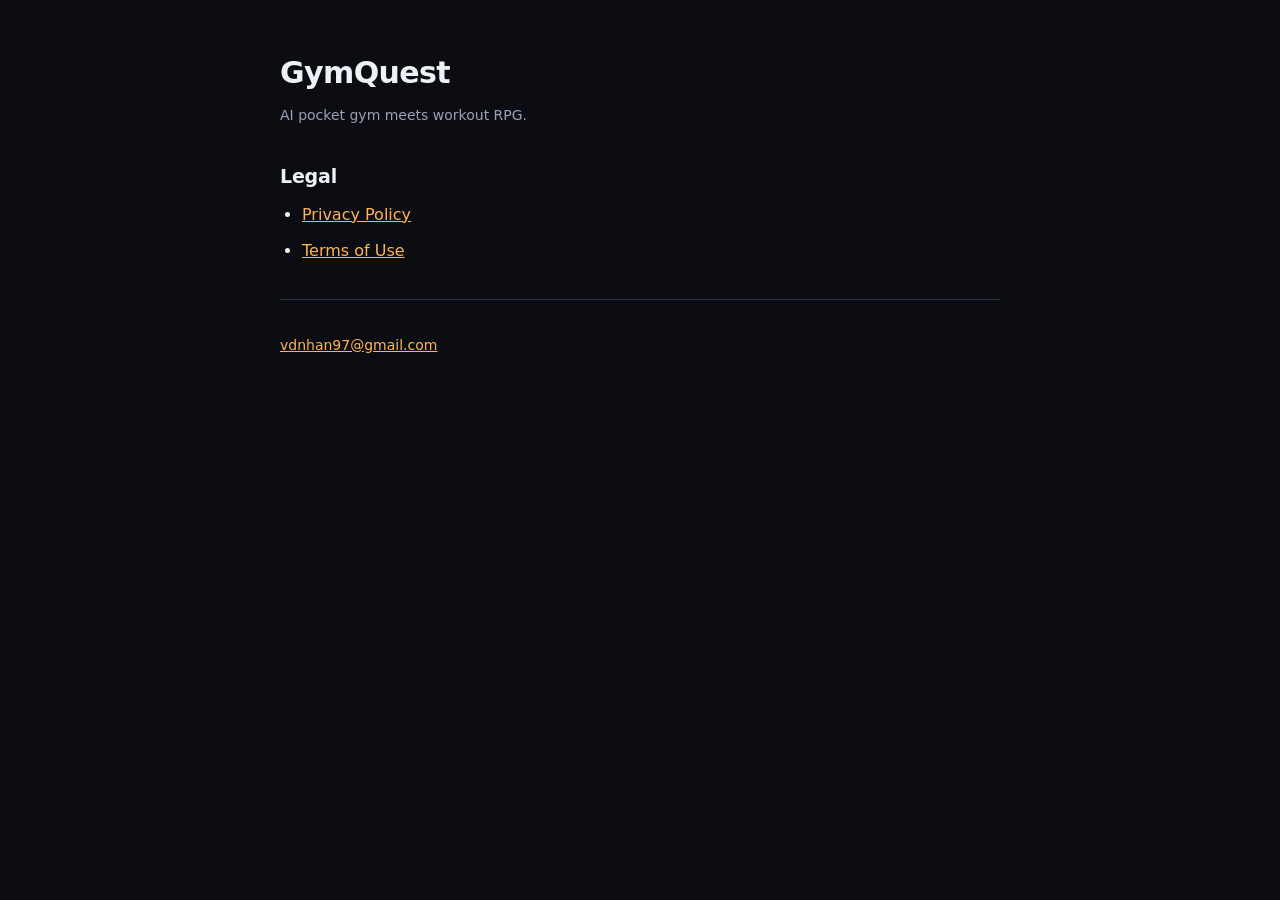
<file: index.html>
<!doctype html>
<html lang="en">
  <head>
    <meta charset="utf-8" />
    <meta name="viewport" content="width=device-width,initial-scale=1" />
    <title>GymQuest — Legal</title>
    <link rel="stylesheet" href="./style.css" />
  </head>
  <body>
    <main>
      <h1>GymQuest</h1>
      <p class="muted">AI pocket gym meets workout RPG.</p>
      <h2>Legal</h2>
      <ul>
        <li><a href="./privacy.html">Privacy Policy</a></li>
        <li><a href="./terms.html">Terms of Use</a></li>
      </ul>
      <hr />
      <p class="muted"><a href="mailto:vdnhan97@gmail.com">vdnhan97@gmail.com</a></p>
    </main>
  </body>
</html>
</file>
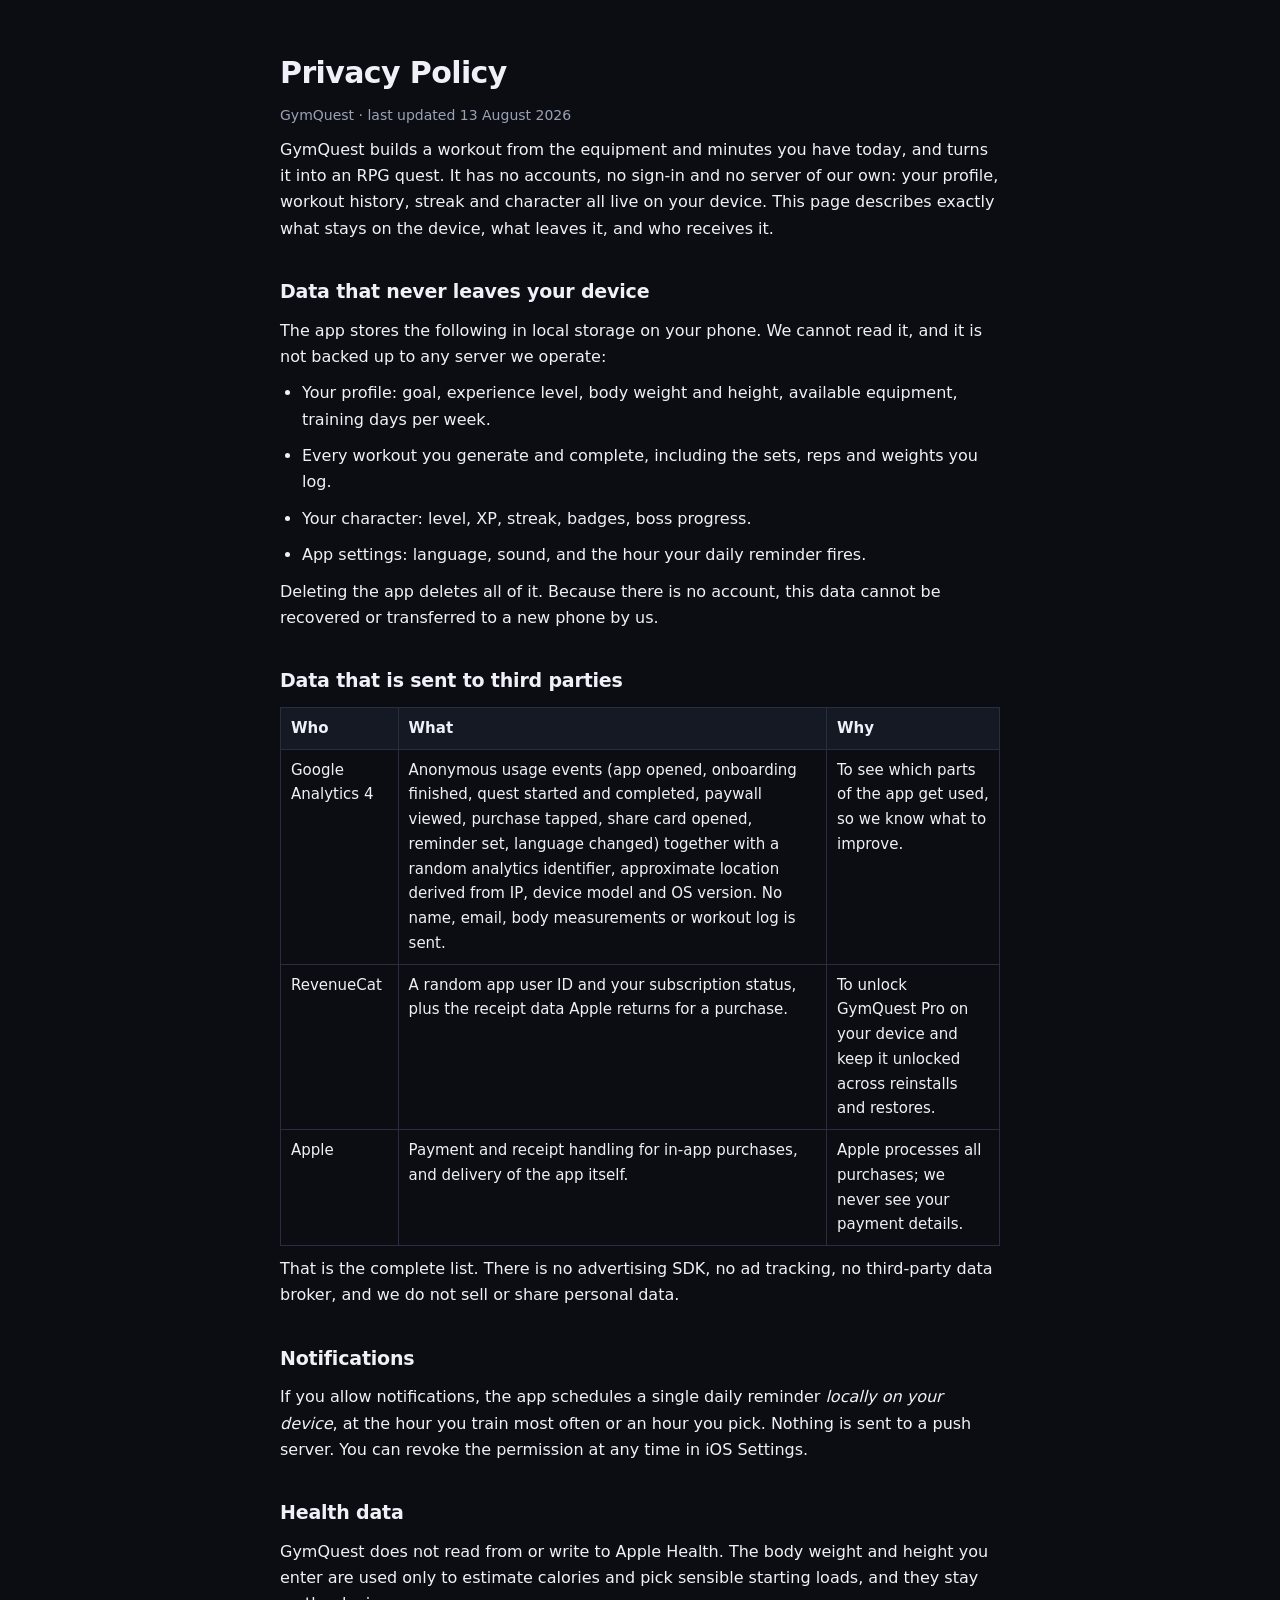
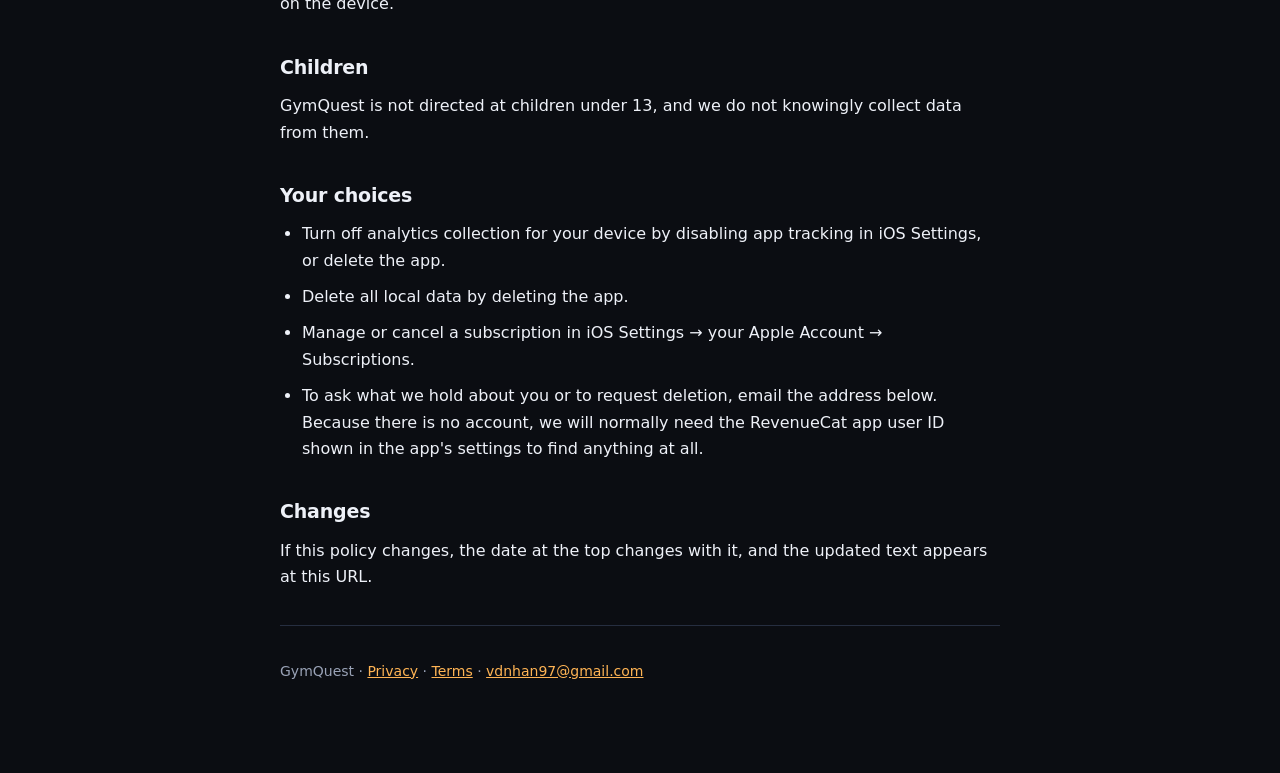
<file: privacy.html>
<!doctype html>
<html lang="en">
  <head>
    <meta charset="utf-8" />
    <meta name="viewport" content="width=device-width,initial-scale=1" />
    <title>Privacy Policy — GymQuest</title>
    <link rel="stylesheet" href="./style.css" />
  </head>
  <body>
    <main>
      <h1>Privacy Policy</h1>
      <p class="muted">GymQuest · last updated 13 August 2026</p>

      <p>
        GymQuest builds a workout from the equipment and minutes you have today, and
        turns it into an RPG quest. It has no accounts, no sign-in and no server of
        our own: your profile, workout history, streak and character all live on your
        device. This page describes exactly what stays on the device, what leaves it,
        and who receives it.
      </p>

      <h2>Data that never leaves your device</h2>
      <p>
        The app stores the following in local storage on your phone. We cannot read
        it, and it is not backed up to any server we operate:
      </p>
      <ul>
        <li>Your profile: goal, experience level, body weight and height, available equipment, training days per week.</li>
        <li>Every workout you generate and complete, including the sets, reps and weights you log.</li>
        <li>Your character: level, XP, streak, badges, boss progress.</li>
        <li>App settings: language, sound, and the hour your daily reminder fires.</li>
      </ul>
      <p>
        Deleting the app deletes all of it. Because there is no account, this data
        cannot be recovered or transferred to a new phone by us.
      </p>

      <h2>Data that is sent to third parties</h2>
      <table>
        <tr>
          <th>Who</th>
          <th>What</th>
          <th>Why</th>
        </tr>
        <tr>
          <td>Google Analytics 4</td>
          <td>
            Anonymous usage events (app opened, onboarding finished, quest started
            and completed, paywall viewed, purchase tapped, share card opened,
            reminder set, language changed) together with a random analytics
            identifier, approximate location derived from IP, device model and OS
            version. No name, email, body measurements or workout log is sent.
          </td>
          <td>To see which parts of the app get used, so we know what to improve.</td>
        </tr>
        <tr>
          <td>RevenueCat</td>
          <td>
            A random app user ID and your subscription status, plus the receipt data
            Apple returns for a purchase.
          </td>
          <td>To unlock GymQuest Pro on your device and keep it unlocked across reinstalls and restores.</td>
        </tr>
        <tr>
          <td>Apple</td>
          <td>
            Payment and receipt handling for in-app purchases, and delivery of the app
            itself.
          </td>
          <td>Apple processes all purchases; we never see your payment details.</td>
        </tr>
      </table>
      <p>
        That is the complete list. There is no advertising SDK, no ad tracking, no
        third-party data broker, and we do not sell or share personal data.
      </p>

      <h2>Notifications</h2>
      <p>
        If you allow notifications, the app schedules a single daily reminder
        <em>locally on your device</em>, at the hour you train most often or an hour
        you pick. Nothing is sent to a push server. You can revoke the permission at
        any time in iOS Settings.
      </p>

      <h2>Health data</h2>
      <p>
        GymQuest does not read from or write to Apple Health. The body weight and
        height you enter are used only to estimate calories and pick sensible starting
        loads, and they stay on the device.
      </p>

      <h2>Children</h2>
      <p>
        GymQuest is not directed at children under 13, and we do not knowingly collect
        data from them.
      </p>

      <h2>Your choices</h2>
      <ul>
        <li>Turn off analytics collection for your device by disabling app tracking in iOS Settings, or delete the app.</li>
        <li>Delete all local data by deleting the app.</li>
        <li>Manage or cancel a subscription in iOS Settings → your Apple Account → Subscriptions.</li>
        <li>To ask what we hold about you or to request deletion, email the address below. Because there is no account, we will normally need the RevenueCat app user ID shown in the app's settings to find anything at all.</li>
      </ul>

      <h2>Changes</h2>
      <p>
        If this policy changes, the date at the top changes with it, and the updated
        text appears at this URL.
      </p>

      <hr />
      <p class="muted">
        GymQuest ·
        <a href="./privacy.html">Privacy</a> ·
        <a href="./terms.html">Terms</a> ·
        <a href="mailto:vdnhan97@gmail.com">vdnhan97@gmail.com</a>
      </p>
    </main>
  </body>
</html>
</file>
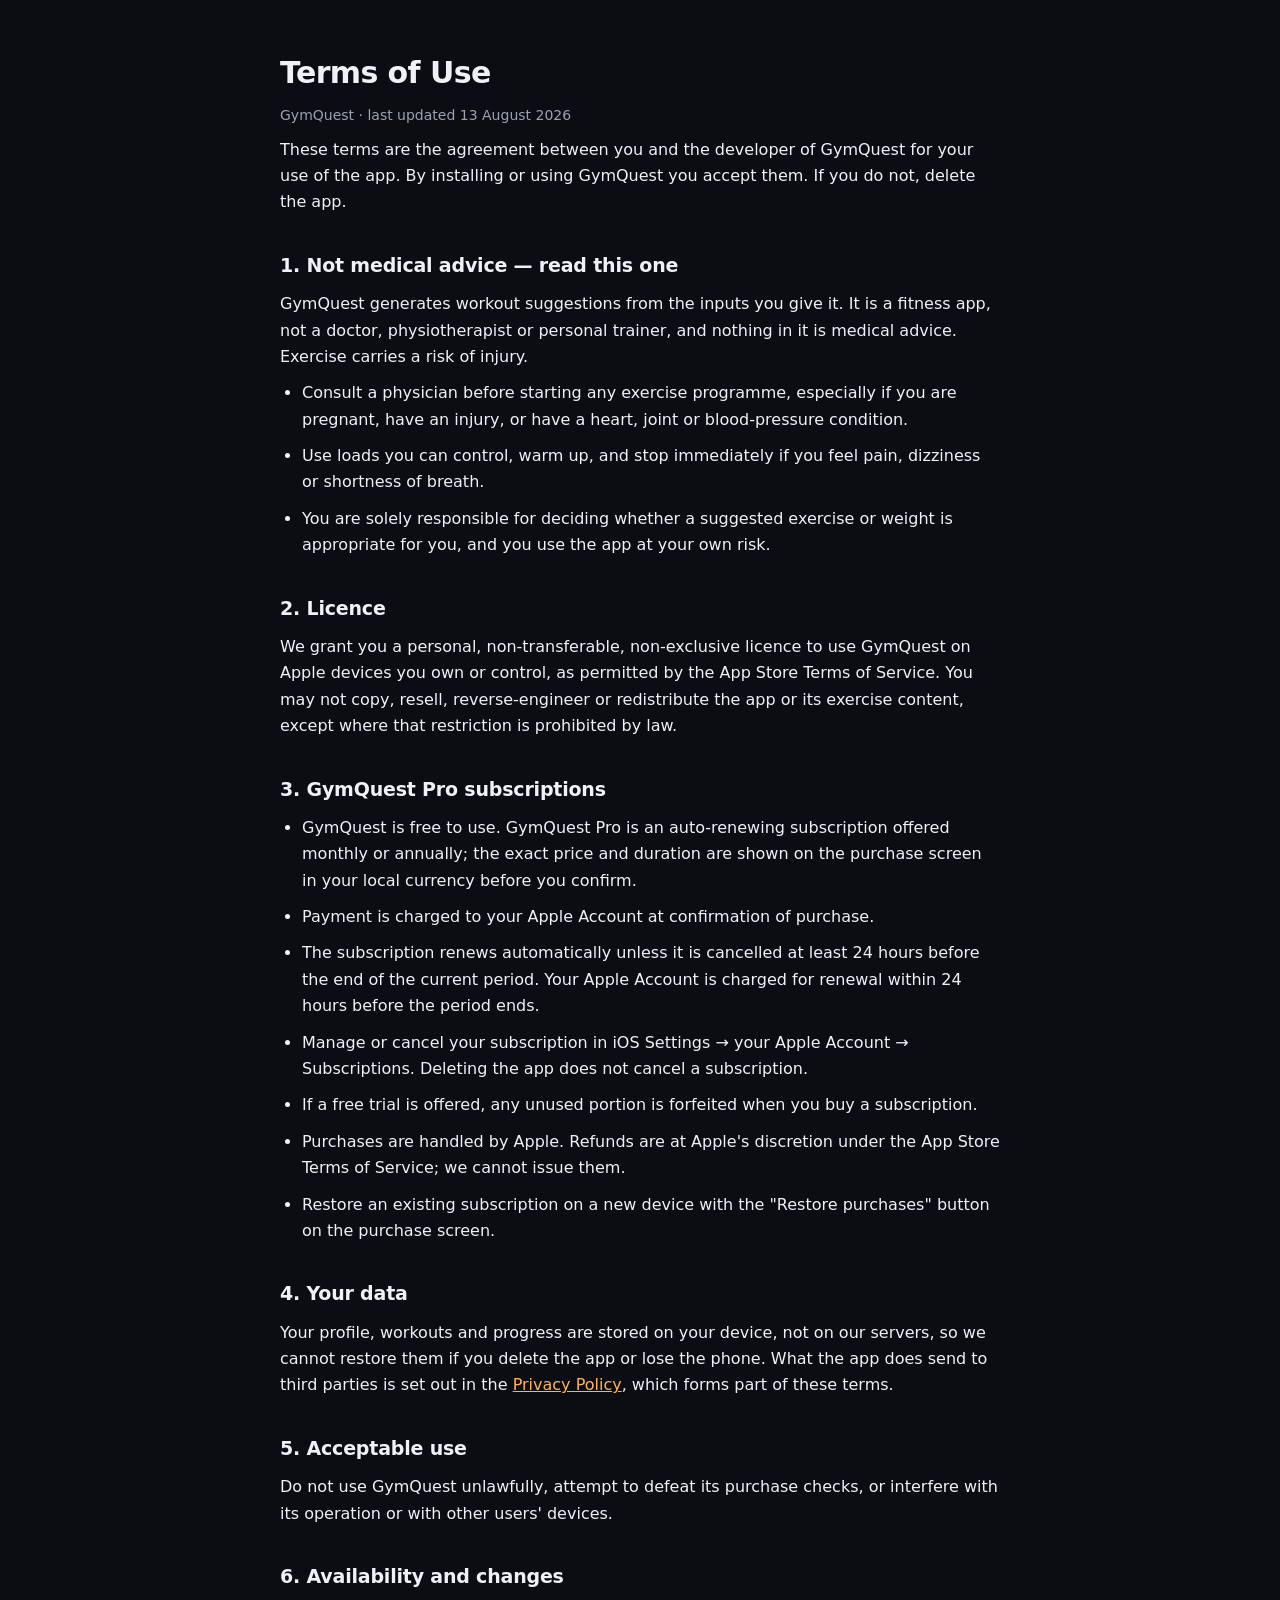
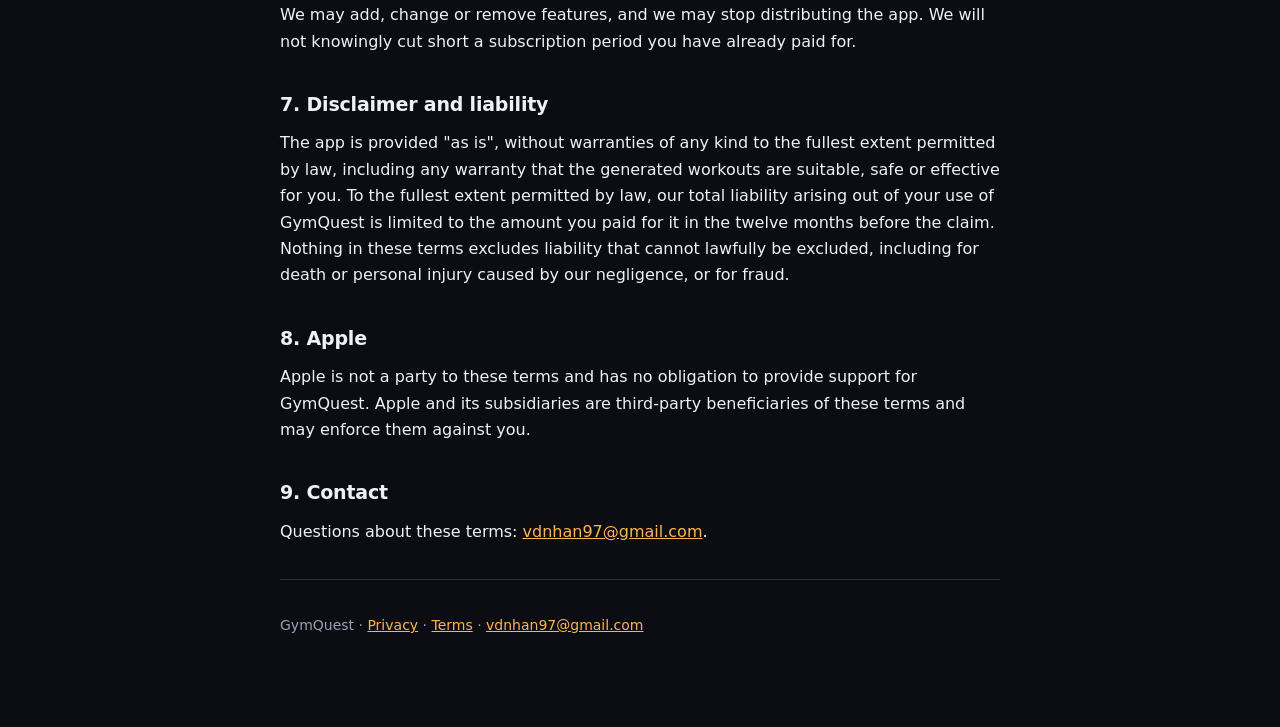
<file: terms.html>
<!doctype html>
<html lang="en">
  <head>
    <meta charset="utf-8" />
    <meta name="viewport" content="width=device-width,initial-scale=1" />
    <title>Terms of Use — GymQuest</title>
    <link rel="stylesheet" href="./style.css" />
  </head>
  <body>
    <main>
      <h1>Terms of Use</h1>
      <p class="muted">GymQuest · last updated 13 August 2026</p>

      <p>
        These terms are the agreement between you and the developer of GymQuest for
        your use of the app. By installing or using GymQuest you accept them. If you
        do not, delete the app.
      </p>

      <h2>1. Not medical advice — read this one</h2>
      <p>
        GymQuest generates workout suggestions from the inputs you give it. It is a
        fitness app, not a doctor, physiotherapist or personal trainer, and nothing in
        it is medical advice. Exercise carries a risk of injury.
      </p>
      <ul>
        <li>Consult a physician before starting any exercise programme, especially if you are pregnant, have an injury, or have a heart, joint or blood-pressure condition.</li>
        <li>Use loads you can control, warm up, and stop immediately if you feel pain, dizziness or shortness of breath.</li>
        <li>You are solely responsible for deciding whether a suggested exercise or weight is appropriate for you, and you use the app at your own risk.</li>
      </ul>

      <h2>2. Licence</h2>
      <p>
        We grant you a personal, non-transferable, non-exclusive licence to use
        GymQuest on Apple devices you own or control, as permitted by the App Store
        Terms of Service. You may not copy, resell, reverse-engineer or redistribute
        the app or its exercise content, except where that restriction is prohibited
        by law.
      </p>

      <h2>3. GymQuest Pro subscriptions</h2>
      <ul>
        <li>GymQuest is free to use. GymQuest Pro is an auto-renewing subscription offered monthly or annually; the exact price and duration are shown on the purchase screen in your local currency before you confirm.</li>
        <li>Payment is charged to your Apple Account at confirmation of purchase.</li>
        <li>The subscription renews automatically unless it is cancelled at least 24 hours before the end of the current period. Your Apple Account is charged for renewal within 24 hours before the period ends.</li>
        <li>Manage or cancel your subscription in iOS Settings → your Apple Account → Subscriptions. Deleting the app does not cancel a subscription.</li>
        <li>If a free trial is offered, any unused portion is forfeited when you buy a subscription.</li>
        <li>Purchases are handled by Apple. Refunds are at Apple's discretion under the App Store Terms of Service; we cannot issue them.</li>
        <li>Restore an existing subscription on a new device with the "Restore purchases" button on the purchase screen.</li>
      </ul>

      <h2>4. Your data</h2>
      <p>
        Your profile, workouts and progress are stored on your device, not on our
        servers, so we cannot restore them if you delete the app or lose the phone.
        What the app does send to third parties is set out in the
        <a href="./privacy.html">Privacy Policy</a>, which forms part of these terms.
      </p>

      <h2>5. Acceptable use</h2>
      <p>
        Do not use GymQuest unlawfully, attempt to defeat its purchase checks, or
        interfere with its operation or with other users' devices.
      </p>

      <h2>6. Availability and changes</h2>
      <p>
        We may add, change or remove features, and we may stop distributing the app.
        We will not knowingly cut short a subscription period you have already paid
        for.
      </p>

      <h2>7. Disclaimer and liability</h2>
      <p>
        The app is provided "as is", without warranties of any kind to the fullest
        extent permitted by law, including any warranty that the generated workouts
        are suitable, safe or effective for you. To the fullest extent permitted by
        law, our total liability arising out of your use of GymQuest is limited to the
        amount you paid for it in the twelve months before the claim. Nothing in these
        terms excludes liability that cannot lawfully be excluded, including for death
        or personal injury caused by our negligence, or for fraud.
      </p>

      <h2>8. Apple</h2>
      <p>
        Apple is not a party to these terms and has no obligation to provide support
        for GymQuest. Apple and its subsidiaries are third-party beneficiaries of these
        terms and may enforce them against you.
      </p>

      <h2>9. Contact</h2>
      <p>
        Questions about these terms:
        <a href="mailto:vdnhan97@gmail.com">vdnhan97@gmail.com</a>.
      </p>

      <hr />
      <p class="muted">
        GymQuest ·
        <a href="./privacy.html">Privacy</a> ·
        <a href="./terms.html">Terms</a> ·
        <a href="mailto:vdnhan97@gmail.com">vdnhan97@gmail.com</a>
      </p>
    </main>
  </body>
</html>
</file>
<file: style.css>
/* Shared styling for the Privacy Policy and Terms pages. Deliberately plain —
   these are read by App Review and by users on a phone, not designed. */
:root {
  --bg: #0b0d12;
  --card: #151924;
  --ink: #eef1f8;
  --muted: #99a2b6;
  --accent: #ffb454;
  --line: #262e40;
}
* { box-sizing: border-box; margin: 0; }
body {
  background: var(--bg);
  color: var(--ink);
  font: 16px/1.65 -apple-system, 'SF Pro Text', system-ui, sans-serif;
  padding: 48px 20px 80px;
}
main { max-width: 720px; margin: 0 auto; }
h1 { font-size: 30px; letter-spacing: -0.02em; margin-bottom: 6px; }
h2 { font-size: 19px; margin: 34px 0 10px; letter-spacing: -0.01em; }
p, li { margin-bottom: 10px; }
ul { padding-left: 22px; }
.muted { color: var(--muted); font-size: 14px; }
a { color: var(--accent); }
hr { border: 0; border-top: 1px solid var(--line); margin: 34px 0; }
table { border-collapse: collapse; width: 100%; margin: 10px 0; }
td, th {
  border: 1px solid var(--line);
  padding: 8px 10px;
  text-align: left;
  font-size: 15px;
  vertical-align: top;
}
th { background: var(--card); }
</file>
